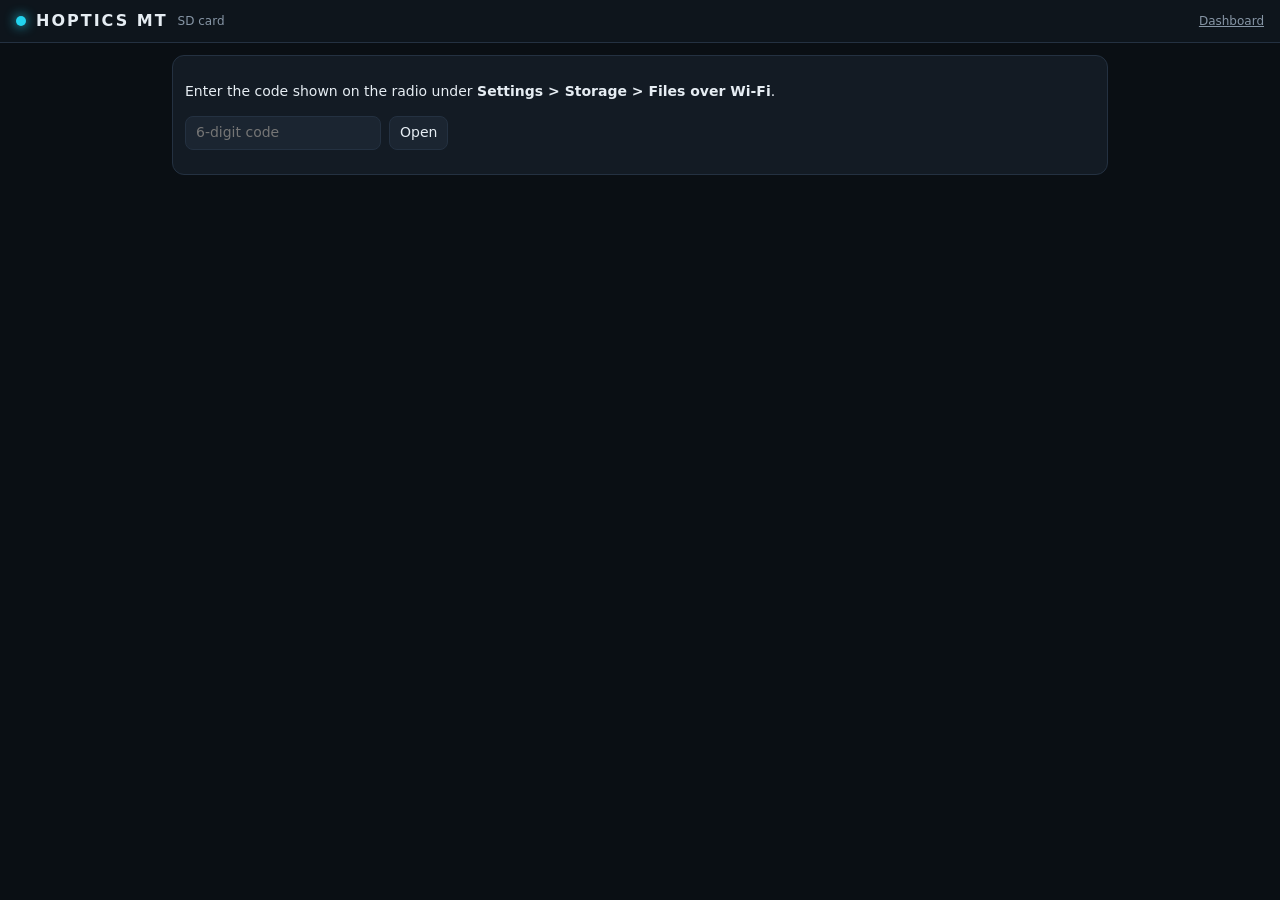
<file: web/files.html>
<!DOCTYPE html>
<html lang="en">
<head>
<meta charset="utf-8">
<meta name="viewport" content="width=device-width,initial-scale=1">
<title>Hoptics MT - SD card</title>
<style>
:root{--bg:#0a0f14;--bar:#0e151c;--card:#131b24;--card2:#1b2531;--line:#243141;--text:#e6edf3;--muted:#8695a5;--dim:#55636f;
--cyan:#22d3ee;--green:#34d399;--amber:#fbbf24;--red:#f87171}
*{box-sizing:border-box}
body{margin:0;background:var(--bg);color:var(--text);font:14px/1.4 system-ui,-apple-system,Segoe UI,Roboto,sans-serif}
header{position:sticky;top:0;z-index:2;display:flex;align-items:center;gap:10px;padding:10px 16px;background:var(--bar);border-bottom:1px solid var(--line)}
.logo{width:10px;height:10px;border-radius:50%;background:var(--cyan);box-shadow:0 0 12px var(--cyan)}
h1{font-size:16px;letter-spacing:2px;margin:0}
.sub{color:var(--muted);font-size:12px}
.grow{flex:1}
a{color:var(--cyan)}
button,input{background:var(--card2);color:var(--text);border:1px solid var(--line);border-radius:8px;padding:6px 10px;font:inherit}
button{cursor:pointer}button:disabled{opacity:.5;cursor:default}
button.warn{border-color:var(--amber);color:var(--amber)}
main{max-width:960px;margin:auto;padding:12px;display:grid;gap:12px}
.card{background:var(--card);border:1px solid var(--line);border-radius:12px;padding:12px}
.row{display:flex;gap:8px;flex-wrap:wrap;align-items:center}
.crumbs button{background:none;border:none;color:var(--cyan);padding:2px 4px}
.list{margin-top:8px}
.it{display:grid;grid-template-columns:22px minmax(0,1fr) 90px auto;gap:8px;align-items:center;padding:6px 4px;border-top:1px solid var(--line)}
.it .n{white-space:nowrap;overflow:hidden;text-overflow:ellipsis}
.it .n.dir{color:var(--cyan);cursor:pointer}
.it .s{color:var(--muted);font-size:12px;text-align:right}
.bar{height:6px;border-radius:3px;background:var(--card2);overflow:hidden;margin-top:6px}
.bar i{display:block;height:100%;background:var(--cyan);width:0}
.note{color:var(--muted);font-size:12px}
.err{color:var(--red)}
.hidden{display:none}
</style>
</head>
<body>
<header><span class="logo"></span><h1>HOPTICS MT</h1><span class="sub">SD card</span><span class="grow"></span><a class="sub" href="/hoptics">Dashboard</a></header>
<main>
<div class="card" id="login">
  <p>Enter the code shown on the radio under <b>Settings &gt; Storage &gt; Files over Wi-Fi</b>.</p>
  <div class="row"><input id="code" inputmode="numeric" maxlength="6" placeholder="6-digit code" autocomplete="off"><button id="go">Open</button></div>
  <p class="note" id="lmsg"></p>
</div>
<div class="card hidden" id="app">
  <div class="row"><div class="crumbs grow" id="crumbs"></div><span class="note" id="space"></span></div>
  <div class="row" style="margin-top:8px">
    <button id="up">Up</button>
    <button id="mk">New folder</button>
    <label><button id="upf">Upload files</button><input id="files" type="file" multiple class="hidden"></label>
    <label><button id="upd">Upload a folder</button><input id="dir" type="file" webkitdirectory class="hidden"></label>
  </div>
  <div class="hidden" id="prog"><p class="note" id="ptext"></p><div class="bar"><i id="pbar"></i></div></div>
  <p class="note" id="msg"></p>
  <div class="list" id="list"></div>
  <p class="note">Map packs: upload a folder of tiles into <b>/maps/&lt;name&gt;</b> laid out as zoom/x/y.png (the layout Meshtastic's own maps use; MeshCore's /tiles works too), then restart the radio. Saved map tiles are in /hoptics/tiles.</p>
</div>
</main>
<script>
"use strict";
const $ = (id) => document.getElementById(id);
const el = (tag, cls, text) => { const e = document.createElement(tag); if (cls) e.className = cls; if (text !== undefined) e.textContent = text; return e; };
let code = sessionStorage.getItem("hxcode") || "", cwd = "/";
const size = (n) => n >= 1e9 ? (n / 1e9).toFixed(1) + " GB" : n >= 1e6 ? (n / 1e6).toFixed(1) + " MB" : n >= 1e3 ? (n / 1e3).toFixed(0) + " KB" : n + " B";
const join = (a, b) => (a === "/" ? "" : a) + "/" + b;
async function call(path, opt = {}) {
  opt.headers = Object.assign({ "X-Hoptics-Code": code }, opt.headers || {});
  const r = await fetch(path, opt);
  if (r.status === 401 || r.status === 403) { sessionStorage.removeItem("hxcode"); showLogin((await r.json().catch(() => ({}))).error || "Sign in again"); throw new Error("signed out"); }
  if (!r.ok) throw new Error((await r.json().catch(() => ({}))).error || "HTTP " + r.status);
  return r;
}
function showLogin(m) { $("app").classList.add("hidden"); $("login").classList.remove("hidden"); $("lmsg").textContent = m || ""; }
async function open(p) {
  const r = await call("/hoptics/fs/ls?path=" + encodeURIComponent(p));
  const d = await r.json();
  cwd = d.path; $("login").classList.add("hidden"); $("app").classList.remove("hidden");
  $("space").textContent = size(d.total - d.used) + " free of " + size(d.total);
  const c = $("crumbs"); c.replaceChildren();
  const parts = cwd.split("/").filter(Boolean); let acc = "";
  const crumb = (label, p) => { const b = el("button", "", label); b.onclick = () => go(p); c.append(b, el("span", "note", "/")); };
  crumb("SD card", "/"); for (const x of parts) { acc += "/" + x; crumb(x, acc); }
  const items = d.items.sort((a, b) => b.d - a.d || a.n.localeCompare(b.n));
  const list = $("list"); list.replaceChildren();
  if (!items.length) list.append(el("p", "note", "Empty folder."));
  for (const it of items) {
    const row = el("div", "it");
    const n = el("span", "n" + (it.d ? " dir" : ""), it.n);
    const full = join(cwd, it.n);
    if (it.d) n.onclick = () => go(full);
    const acts = el("span", "row");
    if (!it.d) { const dl = el("button", "", "Download"); dl.onclick = () => download(full, it.n); acts.append(dl); }
    const rm = el("button", "warn", "Delete");
    rm.onclick = async () => {
      if (rm.dataset.armed !== "1") { rm.dataset.armed = "1"; rm.textContent = "Sure?"; setTimeout(() => { rm.dataset.armed = ""; rm.textContent = "Delete"; }, 3000); return; }
      try { await call("/hoptics/fs/rm?path=" + encodeURIComponent(full), { method: "POST" }); go(cwd); } catch (e) { say(e.message, true); }
    };
    acts.append(rm);
    row.append(el("span", "", it.d ? "\u{1F4C1}" : "\u{1F4C4}"), n, el("span", "s", it.d ? "" : size(it.s)), acts);
    list.append(row);
  }
  if (d.more) list.append(el("p", "note", "Only the first 1000 entries are shown."));
}
function say(m, bad) { // shown where the user is looking: on the code box until the card has opened
  const t = $("app").classList.contains("hidden") ? $("lmsg") : $("msg");
  t.textContent = m; t.className = "note" + (bad ? " err" : "");
}
async function go(p) { try { say(""); await open(p); } catch (e) { if (e.message !== "signed out") say(e.message, true); } }
async function download(p, name) {
  try { const r = await call("/hoptics/fs/get?path=" + encodeURIComponent(p)); const a = el("a"); a.href = URL.createObjectURL(await r.blob()); a.download = name; a.click(); setTimeout(() => URL.revokeObjectURL(a.href), 2000); }
  catch (e) { say(e.message, true); }
}
async function upload(list) {
  const files = [...list].filter((f) => !/(^|\/)\./.test(f.webkitRelativePath || f.name)); // skip hidden files (.DS_Store and the like)
  if (!files.length) return;
  const total = files.reduce((s, f) => s + f.size, 0); let done = 0, n = 0;
  $("prog").classList.remove("hidden");
  try {
    for (const f of files) {
      const rel = (f.webkitRelativePath || f.name).split("/").filter((x) => x && x !== "." && x !== "..").join("/");
      $("ptext").textContent = "Uploading " + (++n) + " of " + files.length + ": " + rel;
      for (let tries = 0; ; tries++) {
        try { await call("/hoptics/fs/put?path=" + encodeURIComponent(join(cwd, rel)), { method: "POST", body: f, headers: { "Content-Type": "application/octet-stream" } }); break; }
        catch (e) { if (e.message === "signed out" || tries >= 2) throw e; await new Promise((r) => setTimeout(r, 800)); }
      }
      done += f.size; $("pbar").style.width = (total ? done / total * 100 : 100) + "%";
    }
    say("Uploaded " + files.length + " file" + (files.length > 1 ? "s" : "") + " (" + size(total) + ").");
  } catch (e) { if (e.message !== "signed out") say("Stopped: " + e.message, true); }
  $("prog").classList.add("hidden"); $("pbar").style.width = "0"; go(cwd);
}
$("go").onclick = () => { code = $("code").value.trim(); sessionStorage.setItem("hxcode", code); say("Opening..."); go(cwd); };
$("code").onkeydown = (e) => { if (e.key === "Enter") $("go").click(); };
$("up").onclick = () => go(cwd.replace(/\/[^/]*$/, "") || "/");
$("mk").onclick = async () => {
  const name = (prompt("Folder name") || "").trim();
  if (!name || /[\/\\]|^\.\.?$/.test(name)) return;
  try { await call("/hoptics/fs/mkdir?path=" + encodeURIComponent(join(cwd, name)), { method: "POST" }); go(cwd); } catch (e) { say(e.message, true); }
};
$("upf").onclick = (e) => { e.preventDefault(); $("files").click(); };
$("upd").onclick = (e) => { e.preventDefault(); $("dir").click(); };
$("files").onchange = (e) => { upload(e.target.files); e.target.value = ""; };
$("dir").onchange = (e) => { upload(e.target.files); e.target.value = ""; };
if (code) go("/"); else showLogin();
</script>
</body>
</html>
</file>
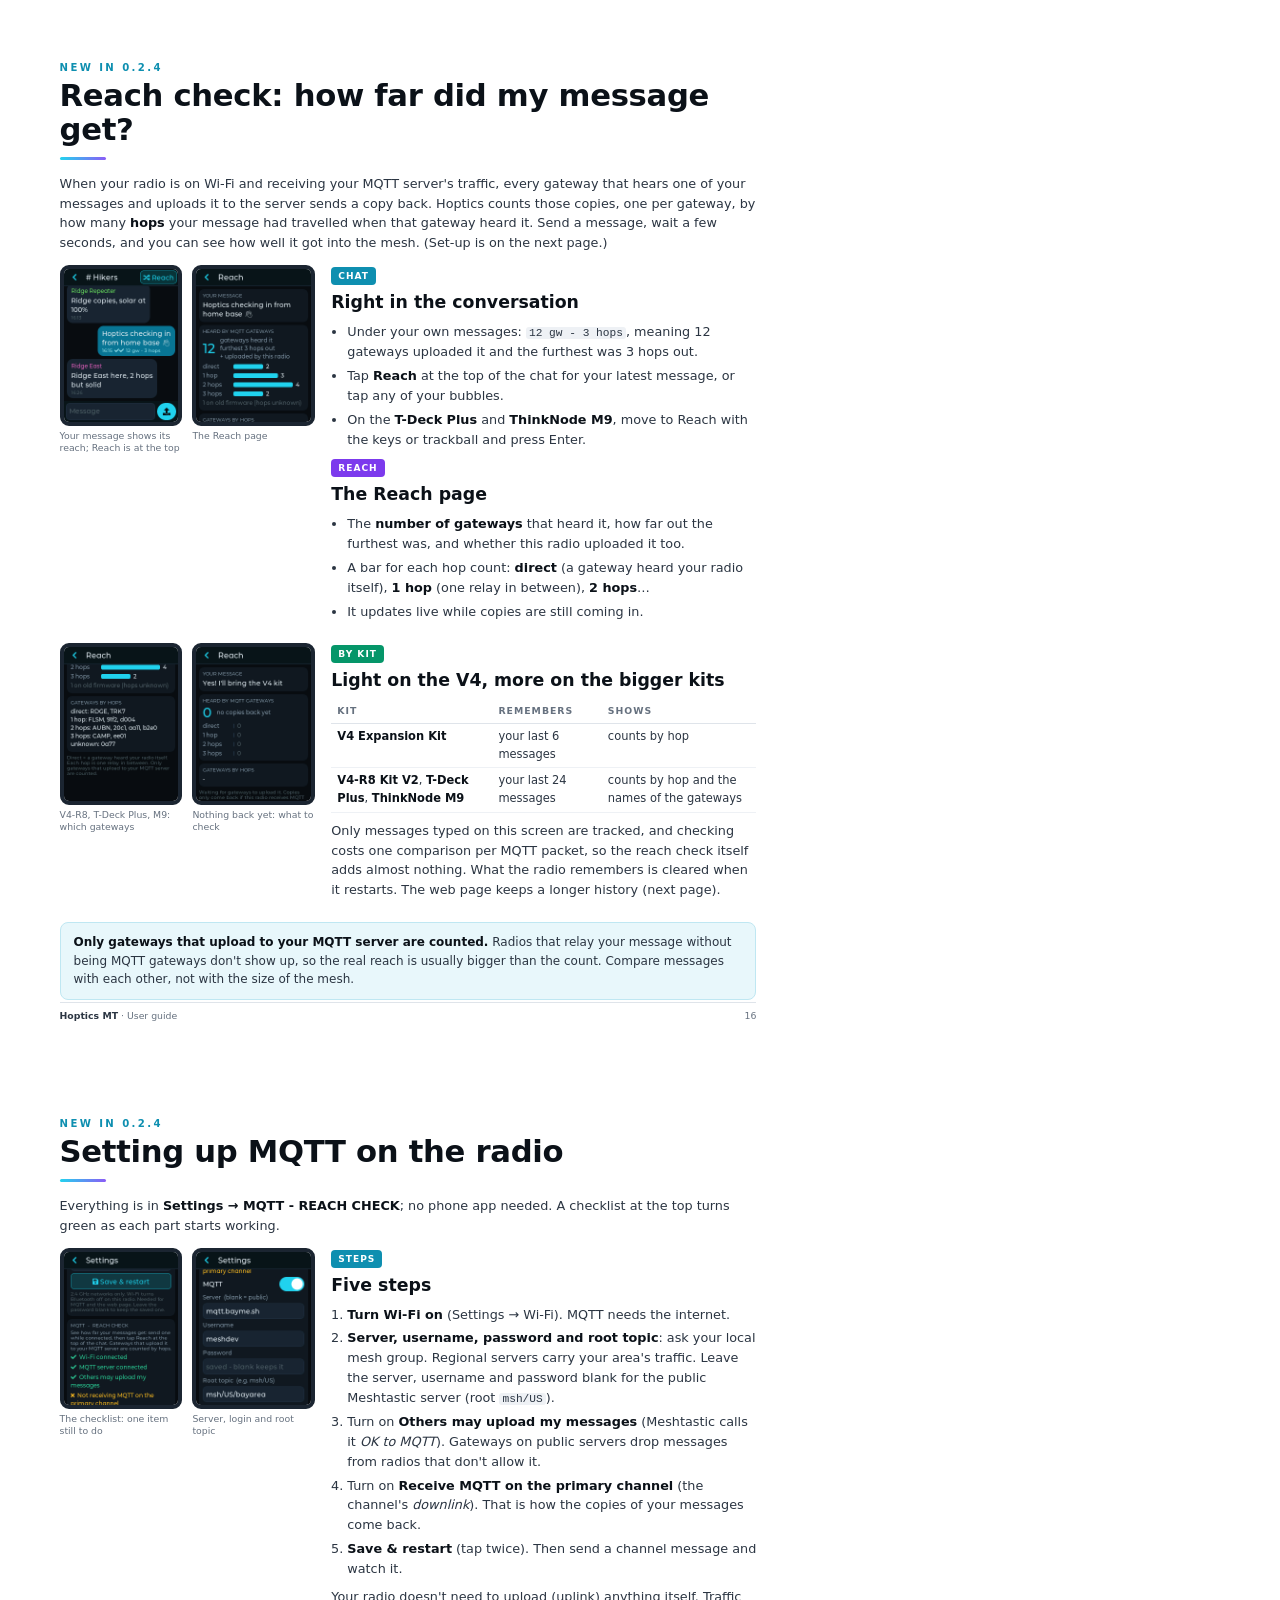
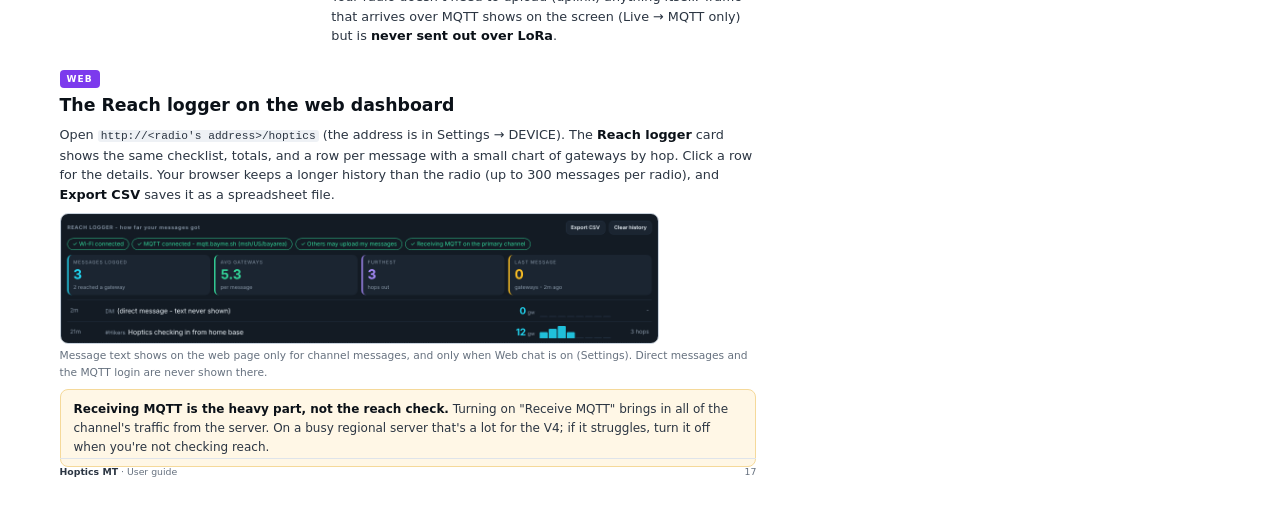
<file: docs/release/guide-new-in-0.2.4.html>
<!DOCTYPE html>
<html lang="en">
<head>
<meta charset="utf-8">
<title>Hoptics MT – New in 0.2.4</title>
<style>
@page { size: Letter; margin: 0; }
* { box-sizing: border-box; }
body { margin: 0; font-family: Inter, system-ui, sans-serif; color: #2b3542; font-size: 9.6pt; line-height: 1.55; }
.page { width: 8.5in; height: 11in; padding: 0.62in 0.62in 0.5in; position: relative; page-break-after: always; overflow: hidden; }
.eyebrow { font-size: 7.6pt; font-weight: 700; letter-spacing: 2.4px; color: #0e8fb0; margin: 0 0 4px; }
h1 { font-size: 23pt; line-height: 1.1; margin: 0; color: #0b1118; font-weight: 700; letter-spacing: -0.3px; }
.rule { width: 46px; height: 3px; border-radius: 2px; margin: 10px 0 14px; background: linear-gradient(90deg, #22d3ee, #8b5cf6); }
p { margin: 0 0 8px; }
b { color: #0b1118; }
.row { display: flex; gap: 16px; align-items: flex-start; margin: 12px 0 14px; }
.shots { display: flex; gap: 10px; flex: none; }
figure { margin: 0; width: 1.28in; }
figure img { width: 100%; display: block; border-radius: 9px; border: 4px solid #1b2531; background: #0a0f14; }
figcaption { font-size: 7pt; color: #66717f; margin-top: 4px; line-height: 1.3; }
.txt { flex: 1; min-width: 0; }
.tag { display: inline-block; font-size: 6.8pt; font-weight: 700; letter-spacing: 1px; color: #fff; padding: 2px 7px; border-radius: 4px; margin-bottom: 4px; }
h2 { font-size: 13pt; margin: 0 0 6px; color: #0b1118; }
ul, ol { margin: 0 0 8px; padding-left: 16px; }
li { margin: 0 0 4px; }
.call { background: #e8f7fb; border: 1px solid #bfe7f2; border-radius: 8px; padding: 10px 13px; font-size: 9pt; margin-top: 6px; }
.call.amber { background: #fff7e6; border-color: #f5d99a; }
.web { width: 86%; border-radius: 8px; border: 1px solid #c9d2dc; display: block; margin: 4px 0 4px; }
.foot { position: absolute; left: 0.62in; right: 0.62in; bottom: 0.34in; border-top: 1px solid #dfe4ea; padding-top: 6px;
        display: flex; justify-content: space-between; font-size: 7pt; color: #66717f; }
.foot b { color: #2b3542; }
code { font-family: "JetBrains Mono", ui-monospace, monospace; font-size: 8.4pt; background: #eef1f5; padding: 0 3px; border-radius: 3px; }
table { border-collapse: collapse; width: 100%; font-size: 8.6pt; margin: 4px 0 8px; }
th { text-align: left; font-size: 7pt; letter-spacing: 1px; color: #66717f; border-bottom: 1px solid #dfe4ea; padding: 4px 6px; }
td { border-bottom: 1px solid #eef1f5; padding: 4px 6px; vertical-align: top; }
</style>
</head>
<body>

<section class="page">
  <p class="eyebrow">NEW IN 0.2.4</p>
  <h1>Reach check: how far did my message get?</h1>
  <div class="rule"></div>
  <p>When your radio is on Wi-Fi and receiving your MQTT server's traffic, every gateway that hears one of your
  messages and uploads it to the server sends a copy back. Hoptics counts those copies, one per gateway, by how many
  <b>hops</b> your message had travelled when that gateway heard it. Send a message, wait a few seconds, and you can
  see how well it got into the mesh. (Set-up is on the next page.)</p>

  <div class="row">
    <div class="shots">
      <figure><img src="guide-img/chat.png" alt=""><figcaption>Your message shows its reach; Reach is at the top</figcaption></figure>
      <figure><img src="guide-img/reach.png" alt=""><figcaption>The Reach page</figcaption></figure>
    </div>
    <div class="txt">
      <span class="tag" style="background:#0e8fb0">CHAT</span>
      <h2>Right in the conversation</h2>
      <ul>
        <li>Under your own messages: <code>12 gw - 3 hops</code>, meaning 12 gateways uploaded it and the furthest was
          3 hops out.</li>
        <li>Tap <b>Reach</b> at the top of the chat for your latest message, or tap any of your bubbles.</li>
        <li>On the <b>T-Deck Plus</b> and <b>ThinkNode M9</b>, move to Reach with the keys or trackball and press
          Enter.</li>
      </ul>
      <span class="tag" style="background:#7c3aed">REACH</span>
      <h2>The Reach page</h2>
      <ul>
        <li>The <b>number of gateways</b> that heard it, how far out the furthest was, and whether this radio
          uploaded it too.</li>
        <li>A bar for each hop count: <b>direct</b> (a gateway heard your radio itself), <b>1 hop</b> (one relay in
          between), <b>2 hops</b>…</li>
        <li>It updates live while copies are still coming in.</li>
      </ul>
    </div>
  </div>

  <div class="row">
    <div class="shots">
      <figure><img src="guide-img/gw.png" alt=""><figcaption>V4-R8, T-Deck Plus, M9: which gateways</figcaption></figure>
      <figure><img src="guide-img/none.png" alt=""><figcaption>Nothing back yet: what to check</figcaption></figure>
    </div>
    <div class="txt">
      <span class="tag" style="background:#059669">BY KIT</span>
      <h2>Light on the V4, more on the bigger kits</h2>
      <table>
        <tr><th>KIT</th><th>REMEMBERS</th><th>SHOWS</th></tr>
        <tr><td><b>V4 Expansion Kit</b></td><td>your last 6 messages</td><td>counts by hop</td></tr>
        <tr><td><b>V4-R8 Kit V2</b>, <b>T-Deck Plus</b>, <b>ThinkNode M9</b></td><td>your last 24 messages</td><td>counts by hop and the names of the gateways</td></tr>
      </table>
      <p>Only messages typed on this screen are tracked, and checking costs one comparison per MQTT packet, so the
      reach check itself adds almost nothing. What the radio remembers is cleared when it restarts. The web
      page keeps a longer history (next page).</p>
    </div>
  </div>

  <div class="call"><b>Only gateways that upload to your MQTT server are counted.</b> Radios that relay your message
  without being MQTT gateways don't show up, so the real reach is usually bigger than the count. Compare messages with
  each other, not with the size of the mesh.</div>

  <div class="foot"><span><b>Hoptics MT</b> · User guide</span><span>16</span></div>
</section>

<section class="page">
  <p class="eyebrow">NEW IN 0.2.4</p>
  <h1>Setting up MQTT on the radio</h1>
  <div class="rule"></div>
  <p>Everything is in <b>Settings → MQTT - REACH CHECK</b>; no phone app needed. A checklist at the top turns green as
  each part starts working.</p>

  <div class="row">
    <div class="shots">
      <figure><img src="guide-img/set1.png" alt=""><figcaption>The checklist: one item still to do</figcaption></figure>
      <figure><img src="guide-img/set2.png" alt=""><figcaption>Server, login and root topic</figcaption></figure>
    </div>
    <div class="txt">
      <span class="tag" style="background:#0e8fb0">STEPS</span>
      <h2>Five steps</h2>
      <ol>
        <li><b>Turn Wi-Fi on</b> (Settings → Wi-Fi). MQTT needs the internet.</li>
        <li><b>Server, username, password and root topic</b>: ask your local mesh group. Regional servers carry your
          area's traffic. Leave the server, username and password blank for the public Meshtastic server (root
          <code>msh/US</code>).</li>
        <li>Turn on <b>Others may upload my messages</b> (Meshtastic calls it <i>OK to MQTT</i>). Gateways on public
          servers drop messages from radios that don't allow it.</li>
        <li>Turn on <b>Receive MQTT on the primary channel</b> (the channel's <i>downlink</i>). That is how the copies
          of your messages come back.</li>
        <li><b>Save &amp; restart</b> (tap twice). Then send a channel message and watch it.</li>
      </ol>
      <p>Your radio doesn't need to upload (uplink) anything itself. Traffic that arrives over MQTT shows on the
      screen (Live → MQTT only) but is <b>never sent out over LoRa</b>.</p>
    </div>
  </div>

  <span class="tag" style="background:#7c3aed">WEB</span>
  <h2>The Reach logger on the web dashboard</h2>
  <p>Open <code>http://&lt;radio's address&gt;/hoptics</code> (the address is in Settings → DEVICE). The <b>Reach
  logger</b> card shows the same checklist, totals, and a row per message with a small chart of gateways by hop.
  Click a row for the details. Your browser keeps a longer history than the radio (up to 300 messages per radio),
  and <b>Export CSV</b> saves it as a spreadsheet file.</p>
  <img class="web" src="guide-img/web.png" alt="">
  <p style="font-size:8pt;color:#66717f">Message text shows on the web page only for channel messages, and only when
  Web chat is on (Settings). Direct messages and the MQTT login are never shown there.</p>

  <div class="call amber"><b>Receiving MQTT is the heavy part, not the reach check.</b> Turning on "Receive MQTT"
  brings in all of the channel's traffic from the server. On a busy regional server that's a lot for the V4; if it
  struggles, turn it off when you're not checking reach.</div>

  <div class="foot"><span><b>Hoptics MT</b> · User guide</span><span>17</span></div>
</section>
</body>
</html>
</file>
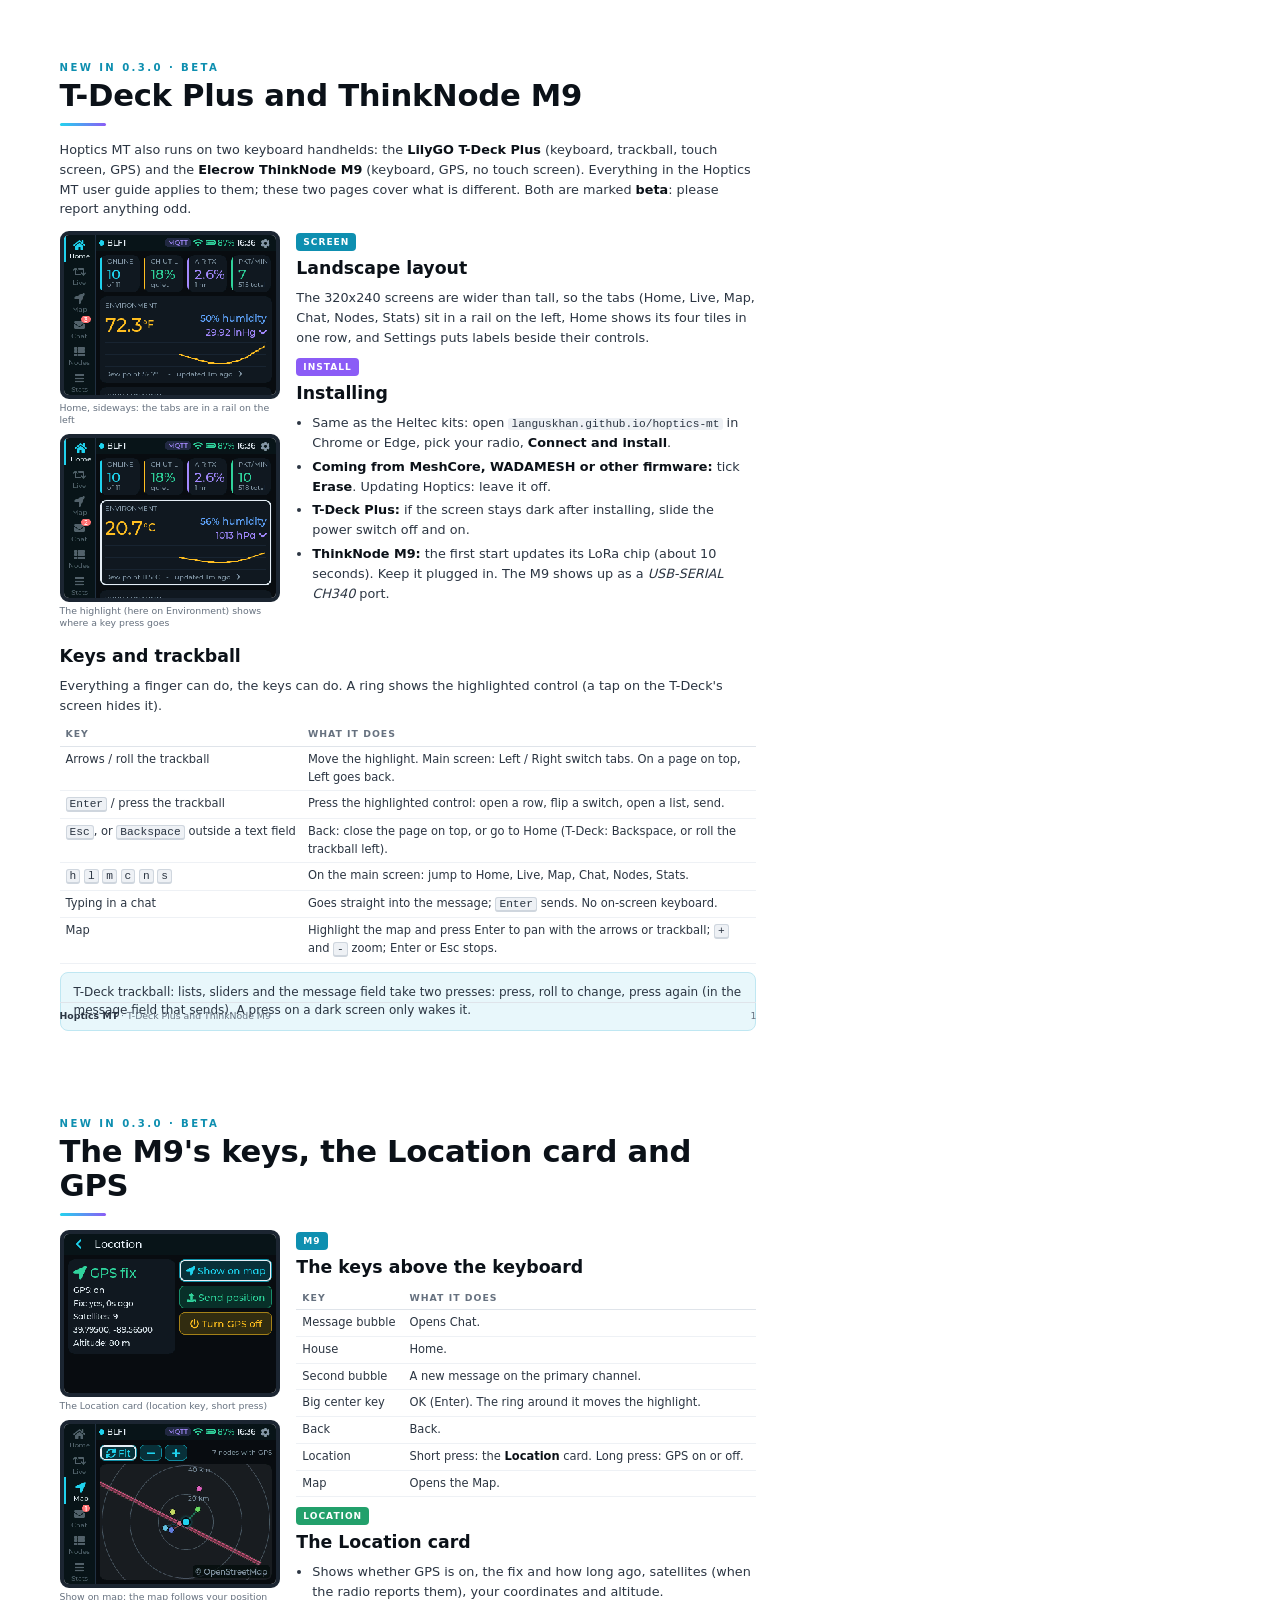
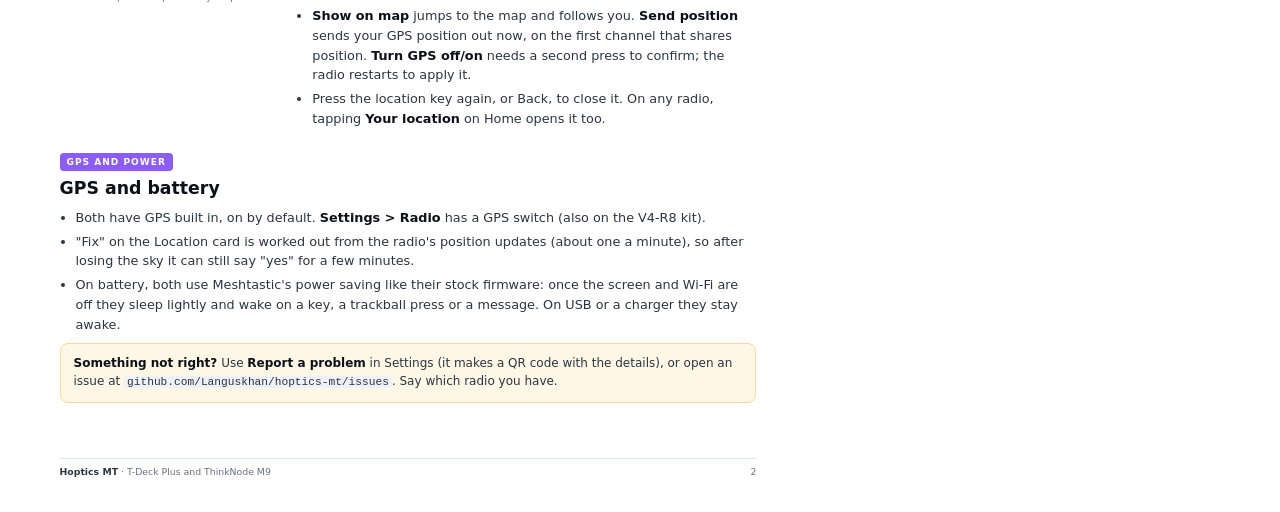
<file: docs/release/guide-tdeck-m9-0.3.0.html>
<!DOCTYPE html>
<html lang="en">
<head>
<meta charset="utf-8">
<title>Hoptics MT – T-Deck Plus and ThinkNode M9 (0.3.0)</title>
<style>
@page { size: Letter; margin: 0; }
* { box-sizing: border-box; }
body { margin: 0; font-family: Inter, system-ui, sans-serif; color: #2b3542; font-size: 9.6pt; line-height: 1.55; }
.page { width: 8.5in; height: 11in; padding: 0.62in 0.62in 0.5in; position: relative; page-break-after: always; overflow: hidden; }
.eyebrow { font-size: 7.6pt; font-weight: 700; letter-spacing: 2.4px; color: #0e8fb0; margin: 0 0 4px; }
h1 { font-size: 23pt; line-height: 1.1; margin: 0; color: #0b1118; font-weight: 700; letter-spacing: -0.3px; }
.rule { width: 46px; height: 3px; border-radius: 2px; margin: 10px 0 14px; background: linear-gradient(90deg, #22d3ee, #8b5cf6); }
p { margin: 0 0 8px; }
b { color: #0b1118; }
.row { display: flex; gap: 16px; align-items: flex-start; margin: 12px 0 14px; }
.shots { display: flex; flex-direction: column; gap: 8px; flex: none; }
figure { margin: 0; width: 2.3in; }
figure img { width: 100%; display: block; border-radius: 9px; border: 4px solid #1b2531; background: #0a0f14; image-rendering: pixelated; }
figcaption { font-size: 7pt; color: #66717f; margin-top: 3px; line-height: 1.3; }
.txt { flex: 1; min-width: 0; }
.tag { display: inline-block; font-size: 6.8pt; font-weight: 700; letter-spacing: 1px; color: #fff; padding: 2px 7px; border-radius: 4px; margin-bottom: 4px; }
h2 { font-size: 13pt; margin: 0 0 6px; color: #0b1118; }
ul, ol { margin: 0 0 8px; padding-left: 16px; }
li { margin: 0 0 4px; }
.call { background: #e8f7fb; border: 1px solid #bfe7f2; border-radius: 8px; padding: 10px 13px; font-size: 9pt; margin-top: 6px; }
.call.amber { background: #fff7e6; border-color: #f5d99a; }
.foot { position: absolute; left: 0.62in; right: 0.62in; bottom: 0.34in; border-top: 1px solid #dfe4ea; padding-top: 6px;
        display: flex; justify-content: space-between; font-size: 7pt; color: #66717f; }
.foot b { color: #2b3542; }
code, kbd { font-family: "JetBrains Mono", ui-monospace, monospace; font-size: 8.4pt; background: #eef1f5; padding: 0 3px; border-radius: 3px; }
kbd { border: 1px solid #cfd6de; border-bottom-width: 2px; }
table { border-collapse: collapse; width: 100%; font-size: 8.6pt; margin: 4px 0 8px; }
th { text-align: left; font-size: 7pt; letter-spacing: 1px; color: #66717f; border-bottom: 1px solid #dfe4ea; padding: 4px 6px; }
td { border-bottom: 1px solid #eef1f5; padding: 4px 6px; vertical-align: top; }
td:first-child { white-space: nowrap; }
</style>
</head>
<body>

<section class="page">
  <p class="eyebrow">NEW IN 0.3.0 · BETA</p>
  <h1>T-Deck Plus and ThinkNode M9</h1>
  <div class="rule"></div>
  <p>Hoptics MT also runs on two keyboard handhelds: the <b>LilyGO T-Deck Plus</b> (keyboard, trackball, touch screen,
  GPS) and the <b>Elecrow ThinkNode M9</b> (keyboard, GPS, no touch screen). Everything in the Hoptics MT user guide
  applies to them; these two pages cover what is different. Both are marked <b>beta</b>: please report anything odd.</p>

  <div class="row">
    <div class="shots">
      <figure><img src="guide-img-030/home.png" alt=""><figcaption>Home, sideways: the tabs are in a rail on the left</figcaption></figure>
      <figure><img src="guide-img-030/focus.png" alt=""><figcaption>The highlight (here on Environment) shows where a key press goes</figcaption></figure>
    </div>
    <div class="txt">
      <span class="tag" style="background:#0e8fb0">SCREEN</span>
      <h2>Landscape layout</h2>
      <p>The 320x240 screens are wider than tall, so the tabs (Home, Live, Map, Chat, Nodes, Stats) sit in a rail
      on the left, Home shows its four tiles in one row, and Settings puts labels beside their controls.</p>

      <span class="tag" style="background:#8b5cf6">INSTALL</span>
      <h2>Installing</h2>
      <ul>
        <li>Same as the Heltec kits: open <code>languskhan.github.io/hoptics-mt</code> in Chrome or Edge, pick your
          radio, <b>Connect and install</b>.</li>
        <li><b>Coming from MeshCore, WADAMESH or other firmware:</b> tick <b>Erase</b>. Updating Hoptics: leave it off.</li>
        <li><b>T-Deck Plus:</b> if the screen stays dark after installing, slide the power switch off and on.</li>
        <li><b>ThinkNode M9:</b> the first start updates its LoRa chip (about 10 seconds). Keep it plugged in.
          The M9 shows up as a <i>USB-SERIAL CH340</i> port.</li>
      </ul>
    </div>
  </div>

  <h2>Keys and trackball</h2>
  <p>Everything a finger can do, the keys can do. A ring shows the highlighted control (a tap on the T-Deck's screen hides it).</p>
  <table>
    <tr><th>KEY</th><th>WHAT IT DOES</th></tr>
    <tr><td>Arrows / roll the trackball</td><td>Move the highlight. Main screen: Left / Right switch tabs. On a page on top, Left goes back.</td></tr>
    <tr><td><kbd>Enter</kbd> / press the trackball</td><td>Press the highlighted control: open a row, flip a switch, open a list, send.</td></tr>
    <tr><td><kbd>Esc</kbd>, or <kbd>Backspace</kbd> outside a text field</td><td>Back: close the page on top, or go to Home (T-Deck: Backspace, or roll the trackball left).</td></tr>
    <tr><td><kbd>h</kbd> <kbd>l</kbd> <kbd>m</kbd> <kbd>c</kbd> <kbd>n</kbd> <kbd>s</kbd></td><td>On the main screen: jump to Home, Live, Map, Chat, Nodes, Stats.</td></tr>
    <tr><td>Typing in a chat</td><td>Goes straight into the message; <kbd>Enter</kbd> sends. No on-screen keyboard.</td></tr>
    <tr><td>Map</td><td>Highlight the map and press Enter to pan with the arrows or trackball; <kbd>+</kbd> and <kbd>-</kbd> zoom; Enter or Esc stops.</td></tr>
  </table>
  <div class="call">T-Deck trackball: lists, sliders and the message field take two presses: press, roll to change, press
  again (in the message field that sends). A press on a dark screen only wakes it.</div>

  <div class="foot"><span><b>Hoptics MT</b> · T-Deck Plus and ThinkNode M9</span><span>1</span></div>
</section>

<section class="page">
  <p class="eyebrow">NEW IN 0.3.0 · BETA</p>
  <h1>The M9's keys, the Location card and GPS</h1>
  <div class="rule"></div>

  <div class="row">
    <div class="shots">
      <figure><img src="guide-img-030/location.png" alt=""><figcaption>The Location card (location key, short press)</figcaption></figure>
      <figure><img src="guide-img-030/locmap.png" alt=""><figcaption>Show on map: the map follows your position</figcaption></figure>
    </div>
    <div class="txt">
      <span class="tag" style="background:#0e8fb0">M9</span>
      <h2>The keys above the keyboard</h2>
      <table>
        <tr><th>KEY</th><th>WHAT IT DOES</th></tr>
        <tr><td>Message bubble</td><td>Opens Chat.</td></tr>
        <tr><td>House</td><td>Home.</td></tr>
        <tr><td>Second bubble</td><td>A new message on the primary channel.</td></tr>
        <tr><td>Big center key</td><td>OK (Enter). The ring around it moves the highlight.</td></tr>
        <tr><td>Back</td><td>Back.</td></tr>
        <tr><td>Location</td><td>Short press: the <b>Location</b> card. Long press: GPS on or off.</td></tr>
        <tr><td>Map</td><td>Opens the Map.</td></tr>
      </table>

      <span class="tag" style="background:#22a06b">LOCATION</span>
      <h2>The Location card</h2>
      <ul>
        <li>Shows whether GPS is on, the fix and how long ago, satellites (when the radio reports them), your
          coordinates and altitude.</li>
        <li><b>Show on map</b> jumps to the map and follows you. <b>Send position</b> sends your GPS position out now,
          on the first channel that shares position. <b>Turn GPS off/on</b> needs a second press to confirm; the radio
          restarts to apply it.</li>
        <li>Press the location key again, or Back, to close it. On any radio, tapping <b>Your location</b> on Home opens it too.</li>
      </ul>
    </div>
  </div>

  <span class="tag" style="background:#8b5cf6">GPS AND POWER</span>
  <h2>GPS and battery</h2>
  <ul>
    <li>Both have GPS built in, on by default. <b>Settings &gt; Radio</b> has a GPS switch (also on the V4-R8 kit).</li>
    <li>"Fix" on the Location card is worked out from the radio's position updates (about one a minute), so after
      losing the sky it can still say "yes" for a few minutes.</li>
    <li>On battery, both use Meshtastic's power saving like their stock firmware: once the screen and Wi-Fi are off
      they sleep lightly and wake on a key, a trackball press or a message. On USB or a charger they stay awake.</li>
  </ul>

  <div class="call amber"><b>Something not right?</b> Use <b>Report a problem</b> in Settings (it makes a QR code with
  the details), or open an issue at <code>github.com/Languskhan/hoptics-mt/issues</code>. Say which radio you have.</div>

  <div class="foot"><span><b>Hoptics MT</b> · T-Deck Plus and ThinkNode M9</span><span>2</span></div>
</section>
</body>
</html>
</file>
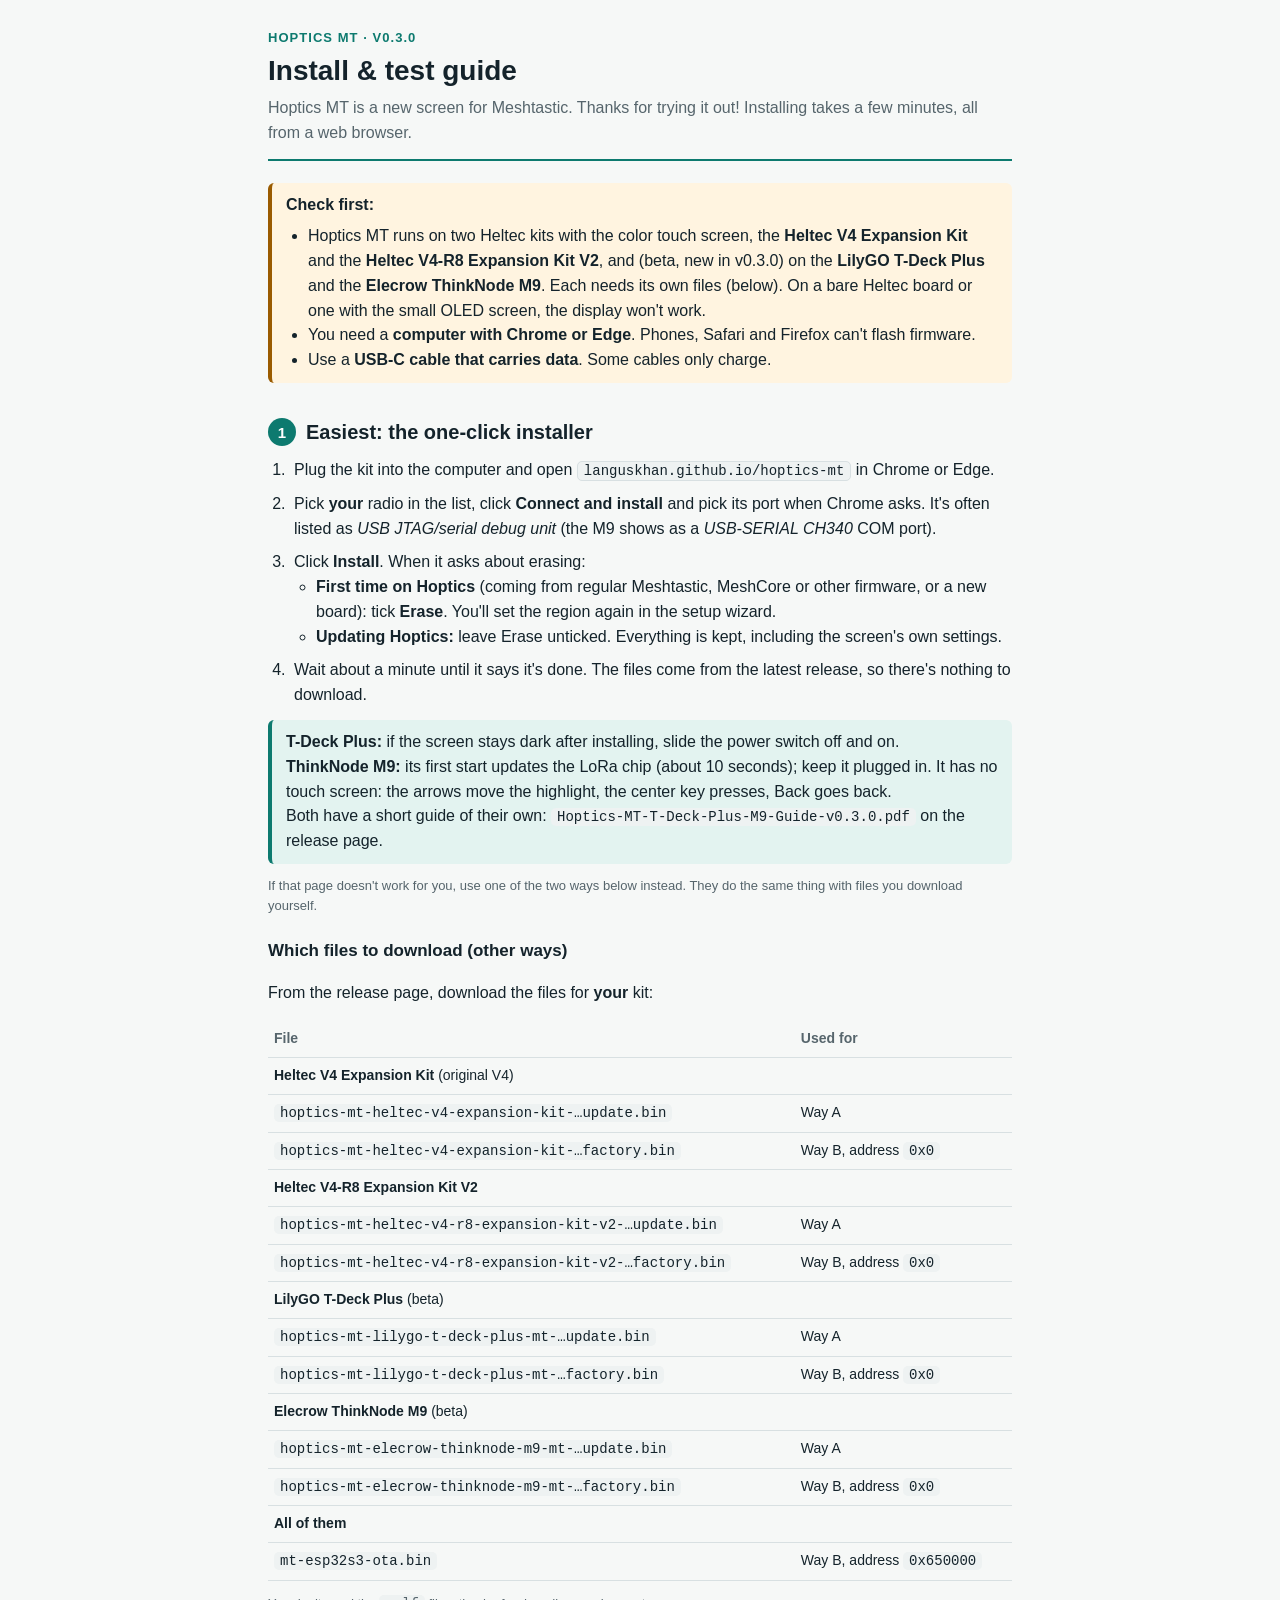
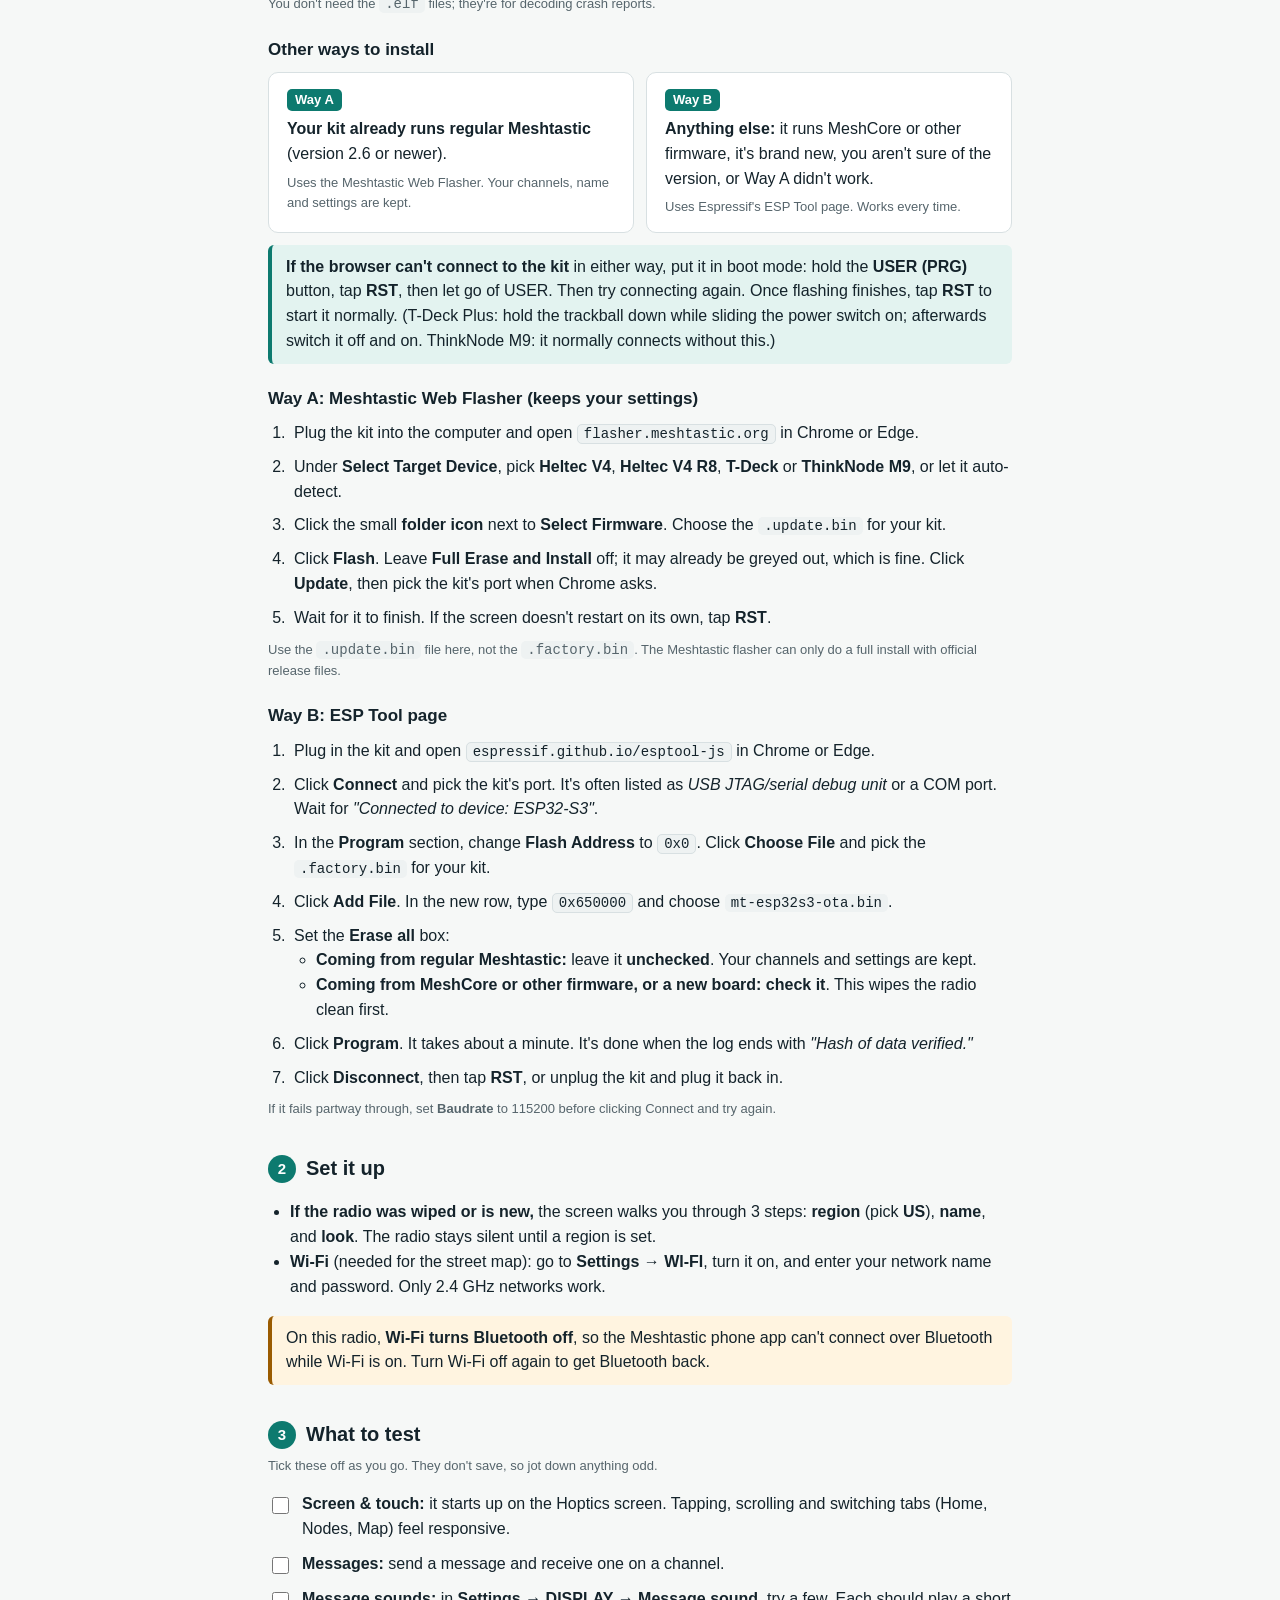
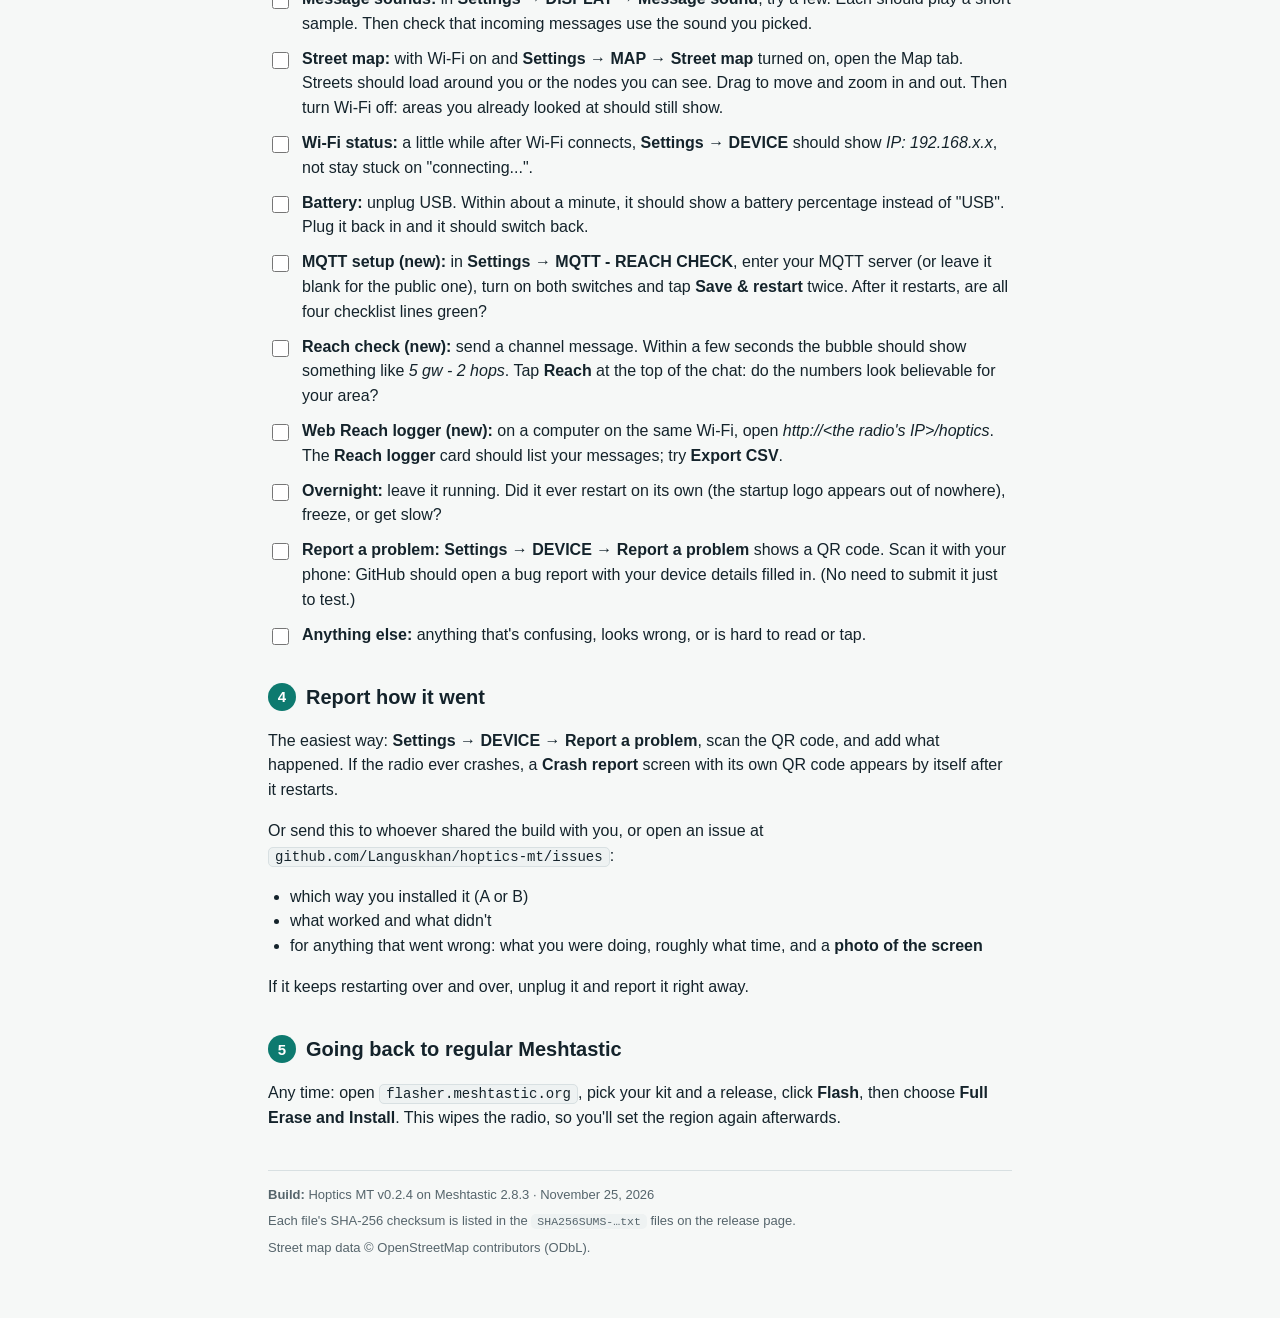
<file: docs/release/START-HERE-Hoptics-MT-install-guide.html>
<!DOCTYPE html>
<html lang="en">
<head>
<meta charset="utf-8">
<meta name="viewport" content="width=device-width, initial-scale=1">
<title>Hoptics MT 0.2.4 – install &amp; test guide</title>
<style>
  :root{
    --ink:#14232b; --muted:#56656c; --line:#d8e0e2; --bg:#f6f8f7; --card:#ffffff;
    --accent:#0d7a6f; --accent-soft:#e3f3f0; --warn:#9a5b00; --warn-soft:#fff4e0; --code:#eef2f2;
  }
  @media (prefers-color-scheme: dark){
    :root{ --ink:#e6eeee; --muted:#9fb0b3; --line:#2b3a3f; --bg:#0f181b; --card:#152226;
      --accent:#3fc1b0; --accent-soft:#16332f; --warn:#f0b35a; --warn-soft:#33270f; --code:#1d2d31; }
  }
  *{box-sizing:border-box}
  body{margin:0;background:var(--bg);color:var(--ink);
    font:16px/1.55 -apple-system,BlinkMacSystemFont,"Segoe UI",Roboto,Helvetica,Arial,sans-serif;}
  main{max-width:780px;margin:0 auto;padding:28px 18px 60px}
  header{border-bottom:2px solid var(--accent);padding-bottom:14px;margin-bottom:22px}
  .kicker{font-size:13px;letter-spacing:.08em;text-transform:uppercase;color:var(--accent);font-weight:700}
  h1{font-size:28px;line-height:1.2;margin:6px 0 8px}
  header p{margin:0;color:var(--muted)}
  h2{font-size:20px;margin:34px 0 10px;display:flex;align-items:center;gap:10px}
  h2 .n{display:inline-grid;place-items:center;width:28px;height:28px;border-radius:50%;
    background:var(--accent);color:#fff;font-size:15px;flex:none}
  h3{font-size:17px;margin:22px 0 8px}
  .card{background:var(--card);border:1px solid var(--line);border-radius:10px;padding:14px 18px;margin:12px 0}
  .note{background:var(--warn-soft);border-left:4px solid var(--warn);border-radius:6px;padding:10px 14px;margin:12px 0}
  .tip{background:var(--accent-soft);border-left:4px solid var(--accent);border-radius:6px;padding:10px 14px;margin:12px 0}
  .pick{display:grid;grid-template-columns:1fr 1fr;gap:12px}
  @media (max-width:620px){ .pick{grid-template-columns:1fr} }
  .pick .card{margin:0}
  .pick b.tag{display:inline-block;background:var(--accent);color:#fff;border-radius:5px;padding:1px 8px;font-size:13px;margin-bottom:6px}
  ol.steps{padding-left:22px;margin:6px 0}
  ol.steps > li{margin:9px 0;padding-left:4px}
  ul{padding-left:22px}
  code,.chip{font-family:ui-monospace,SFMono-Regular,Consolas,"Liberation Mono",monospace;font-size:14px;
    background:var(--code);border-radius:5px;padding:1px 6px;white-space:nowrap}
  .chip{cursor:pointer;border:1px solid var(--line)}
  .chip:hover{border-color:var(--accent)}
  .chip.copied::after{content:" copied";color:var(--accent);font-family:inherit;font-size:12px}
  .ui{font-weight:600}
  code.fn{word-break:normal;white-space:nowrap}
  a{color:var(--accent)}
  table{border-collapse:collapse;width:100%;font-size:14px}
  td,th{border-bottom:1px solid var(--line);padding:7px 6px;text-align:left;vertical-align:top}
  th{color:var(--muted);font-weight:600}
  .check li{list-style:none;margin:10px 0 10px -22px}
  .check label{display:flex;gap:10px;align-items:flex-start;cursor:pointer}
  .check input{margin-top:5px;width:17px;height:17px;flex:none;accent-color:var(--accent)}
  .small{font-size:13px;color:var(--muted)}
  footer{margin-top:40px;border-top:1px solid var(--line);padding-top:14px}
  footer code{font-size:11.5px;white-space:normal;word-break:break-all}
  @media print{ .chip{border:none} body{background:#fff} .card{break-inside:avoid} }
</style>
</head>
<body>
<main>

<header>
  <div class="kicker">Hoptics MT · v0.3.0</div>
  <h1>Install &amp; test guide</h1>
  <p>Hoptics MT is a new screen for Meshtastic. Thanks for trying it out! Installing takes a few minutes, all from a web browser.</p>
</header>

<div class="note"><b>Check first:</b>
  <ul style="margin:6px 0 0">
    <li>Hoptics MT runs on two Heltec kits with the color touch screen, the <b>Heltec V4 Expansion Kit</b> and the <b>Heltec V4-R8 Expansion Kit V2</b>, and (beta, new in v0.3.0) on the <b>LilyGO T-Deck Plus</b> and the <b>Elecrow ThinkNode M9</b>. Each needs its own files (below). On a bare Heltec board or one with the small OLED screen, the display won't work.</li>
    <li>You need a <b>computer with Chrome or Edge</b>. Phones, Safari and Firefox can't flash firmware.</li>
    <li>Use a <b>USB-C cable that carries data</b>. Some cables only charge.</li>
  </ul>
</div>

<h2><span class="n">1</span>Easiest: the one-click installer</h2>
<ol class="steps">
  <li>Plug the kit into the computer and open <span class="chip" data-copy="https://languskhan.github.io/hoptics-mt/">languskhan.github.io/hoptics-mt</span> in Chrome or Edge.</li>
  <li>Pick <b>your</b> radio in the list, click <span class="ui">Connect and install</span> and pick its port when Chrome asks. It's often listed as <i>USB JTAG/serial debug unit</i> (the M9 shows as a <i>USB-SERIAL CH340</i> COM port).</li>
  <li>Click <span class="ui">Install</span>. When it asks about erasing:
    <ul>
      <li><b>First time on Hoptics</b> (coming from regular Meshtastic, MeshCore or other firmware, or a new board): tick <b>Erase</b>. You'll set the region again in the setup wizard.</li>
      <li><b>Updating Hoptics:</b> leave Erase unticked. Everything is kept, including the screen's own settings.</li>
    </ul>
  </li>
  <li>Wait about a minute until it says it's done. The files come from the latest release, so there's nothing to download.</li>
</ol>
<div class="tip"><b>T-Deck Plus:</b> if the screen stays dark after installing, slide the power switch off and on.<br><b>ThinkNode M9:</b> its first start updates the LoRa chip (about 10 seconds); keep it plugged in. It has no touch screen: the arrows move the highlight, the center key presses, Back goes back.<br>Both have a short guide of their own: <code class="fn">Hoptics-MT-T-Deck-Plus-M9-Guide-v0.3.0.pdf</code> on the release page.</div>
<div class="small">If that page doesn't work for you, use one of the two ways below instead. They do the same thing with files you download yourself.</div>

<h3>Which files to download (other ways)</h3>
<p>From the release page, download the files for <b>your</b> kit:</p>
<table>
  <tr><th>File</th><th>Used for</th></tr>
  <tr><td colspan="2"><b>Heltec V4 Expansion Kit</b> (original V4)</td></tr>
  <tr><td><code class="fn">hoptics-mt-heltec-v4-expansion-kit-…update.bin</code></td><td>Way A</td></tr>
  <tr><td><code class="fn">hoptics-mt-heltec-v4-expansion-kit-…factory.bin</code></td><td>Way B, address <code>0x0</code></td></tr>
  <tr><td colspan="2"><b>Heltec V4-R8 Expansion Kit V2</b></td></tr>
  <tr><td><code class="fn">hoptics-mt-heltec-v4-r8-expansion-kit-v2-…update.bin</code></td><td>Way A</td></tr>
  <tr><td><code class="fn">hoptics-mt-heltec-v4-r8-expansion-kit-v2-…factory.bin</code></td><td>Way B, address <code>0x0</code></td></tr>
  <tr><td colspan="2"><b>LilyGO T-Deck Plus</b> (beta)</td></tr>
  <tr><td><code class="fn">hoptics-mt-lilygo-t-deck-plus-mt-…update.bin</code></td><td>Way A</td></tr>
  <tr><td><code class="fn">hoptics-mt-lilygo-t-deck-plus-mt-…factory.bin</code></td><td>Way B, address <code>0x0</code></td></tr>
  <tr><td colspan="2"><b>Elecrow ThinkNode M9</b> (beta)</td></tr>
  <tr><td><code class="fn">hoptics-mt-elecrow-thinknode-m9-mt-…update.bin</code></td><td>Way A</td></tr>
  <tr><td><code class="fn">hoptics-mt-elecrow-thinknode-m9-mt-…factory.bin</code></td><td>Way B, address <code>0x0</code></td></tr>
  <tr><td colspan="2"><b>All of them</b></td></tr>
  <tr><td><code class="fn">mt-esp32s3-ota.bin</code></td><td>Way B, address <code>0x650000</code></td></tr>
</table>
<p class="small">You don't need the <code>.elf</code> files; they're for decoding crash reports.</p>

<h3>Other ways to install</h3>
<div class="pick">
  <div class="card">
    <b class="tag">Way A</b>
    <div><b>Your kit already runs regular Meshtastic</b> (version 2.6 or newer).</div>
    <div class="small" style="margin-top:6px">Uses the Meshtastic Web Flasher. Your channels, name and settings are kept.</div>
  </div>
  <div class="card">
    <b class="tag">Way B</b>
    <div><b>Anything else:</b> it runs MeshCore or other firmware, it's brand new, you aren't sure of the version, or Way A didn't work.</div>
    <div class="small" style="margin-top:6px">Uses Espressif's ESP Tool page. Works every time.</div>
  </div>
</div>

<div class="tip"><b>If the browser can&#39;t connect to the kit</b> in either way, put it in boot mode: hold the <b>USER (PRG)</b> button, tap <b>RST</b>, then let go of USER. Then try connecting again. Once flashing finishes, tap <b>RST</b> to start it normally. (T-Deck Plus: hold the trackball down while sliding the power switch on; afterwards switch it off and on. ThinkNode M9: it normally connects without this.)</div>

<h3>Way A: Meshtastic Web Flasher (keeps your settings)</h3>
<ol class="steps">
  <li>Plug the kit into the computer and open <span class="chip" data-copy="https://flasher.meshtastic.org">flasher.meshtastic.org</span> in Chrome or Edge.</li>
  <li>Under <span class="ui">Select Target Device</span>, pick <b>Heltec V4</b>, <b>Heltec V4 R8</b>, <b>T-Deck</b> or <b>ThinkNode M9</b>, or let it auto-detect.</li>
  <li>Click the small <b>folder icon</b> next to <span class="ui">Select Firmware</span>. Choose the <code>.update.bin</code> for your kit.</li>
  <li>Click <span class="ui">Flash</span>. Leave <span class="ui">Full Erase and Install</span> off; it may already be greyed out, which is fine. Click <span class="ui">Update</span>, then pick the kit's port when Chrome asks.</li>
  <li>Wait for it to finish. If the screen doesn't restart on its own, tap <b>RST</b>.</li>
</ol>
<div class="small">Use the <code>.update.bin</code> file here, not the <code>.factory.bin</code>. The Meshtastic flasher can only do a full install with official release files.</div>

<h3>Way B: ESP Tool page</h3>
<ol class="steps">
  <li>Plug in the kit and open <span class="chip" data-copy="https://espressif.github.io/esptool-js/">espressif.github.io/esptool-js</span> in Chrome or Edge.</li>
  <li>Click <span class="ui">Connect</span> and pick the kit's port. It's often listed as <i>USB JTAG/serial debug unit</i> or a COM port. Wait for <i>"Connected to device: ESP32-S3"</i>.</li>
  <li>In the <span class="ui">Program</span> section, change <span class="ui">Flash Address</span> to <span class="chip" data-copy="0x0">0x0</span>. Click <span class="ui">Choose File</span> and pick the <code>.factory.bin</code> for your kit.</li>
  <li>Click <span class="ui">Add File</span>. In the new row, type <span class="chip" data-copy="0x650000">0x650000</span> and choose <code>mt-esp32s3-ota.bin</code>.</li>
  <li>Set the <span class="ui">Erase all</span> box:
    <ul>
      <li><b>Coming from regular Meshtastic:</b> leave it <b>unchecked</b>. Your channels and settings are kept.</li>
      <li><b>Coming from MeshCore or other firmware, or a new board:</b> <b>check it</b>. This wipes the radio clean first.</li>
    </ul>
  </li>
  <li>Click <span class="ui">Program</span>. It takes about a minute. It's done when the log ends with <i>"Hash of data verified."</i></li>
  <li>Click <span class="ui">Disconnect</span>, then tap <b>RST</b>, or unplug the kit and plug it back in.</li>
</ol>
<div class="small">If it fails partway through, set <span class="ui">Baudrate</span> to 115200 before clicking Connect and try again.</div>

<h2><span class="n">2</span>Set it up</h2>
<ul>
  <li><b>If the radio was wiped or is new,</b> the screen walks you through 3 steps: <b>region</b> (pick <b>US</b>), <b>name</b>, and <b>look</b>. The radio stays silent until a region is set.</li>
  <li><b>Wi-Fi</b> (needed for the street map): go to <span class="ui">Settings → WI-FI</span>, turn it on, and enter your network name and password. Only 2.4 GHz networks work.</li>
</ul>
<div class="note">On this radio, <b>Wi-Fi turns Bluetooth off</b>, so the Meshtastic phone app can't connect over Bluetooth while Wi-Fi is on. Turn Wi-Fi off again to get Bluetooth back.</div>

<h2><span class="n">3</span>What to test</h2>
<p class="small" style="margin-top:-4px">Tick these off as you go. They don't save, so jot down anything odd.</p>
<ul class="check">
  <li><label><input type="checkbox"><span><b>Screen &amp; touch:</b> it starts up on the Hoptics screen. Tapping, scrolling and switching tabs (Home, Nodes, Map) feel responsive.</span></label></li>
  <li><label><input type="checkbox"><span><b>Messages:</b> send a message and receive one on a channel.</span></label></li>
  <li><label><input type="checkbox"><span><b>Message sounds:</b> in <span class="ui">Settings → DISPLAY → Message sound</span>, try a few. Each should play a short sample. Then check that incoming messages use the sound you picked.</span></label></li>
  <li><label><input type="checkbox"><span><b>Street map:</b> with Wi-Fi on and <span class="ui">Settings → MAP → Street map</span> turned on, open the Map tab. Streets should load around you or the nodes you can see. Drag to move and zoom in and out. Then turn Wi-Fi off: areas you already looked at should still show.</span></label></li>
  <li><label><input type="checkbox"><span><b>Wi-Fi status:</b> a little while after Wi-Fi connects, <span class="ui">Settings → DEVICE</span> should show <i>IP: 192.168.x.x</i>, not stay stuck on "connecting...".</span></label></li>
  <li><label><input type="checkbox"><span><b>Battery:</b> unplug USB. Within about a minute, it should show a battery percentage instead of "USB". Plug it back in and it should switch back.</span></label></li>
  <li><label><input type="checkbox"><span><b>MQTT setup (new):</b> in <span class="ui">Settings → MQTT - REACH CHECK</span>, enter your MQTT server (or leave it blank for the public one), turn on both switches and tap <span class="ui">Save &amp; restart</span> twice. After it restarts, are all four checklist lines green?</span></label></li>
  <li><label><input type="checkbox"><span><b>Reach check (new):</b> send a channel message. Within a few seconds the bubble should show something like <i>5 gw - 2 hops</i>. Tap <span class="ui">Reach</span> at the top of the chat: do the numbers look believable for your area?</span></label></li>
  <li><label><input type="checkbox"><span><b>Web Reach logger (new):</b> on a computer on the same Wi-Fi, open <i>http://&lt;the radio's IP&gt;/hoptics</i>. The <b>Reach logger</b> card should list your messages; try <span class="ui">Export CSV</span>.</span></label></li>
  <li><label><input type="checkbox"><span><b>Overnight:</b> leave it running. Did it ever restart on its own (the startup logo appears out of nowhere), freeze, or get slow?</span></label></li>
  <li><label><input type="checkbox"><span><b>Report a problem:</b> <span class="ui">Settings → DEVICE → Report a problem</span> shows a QR code. Scan it with your phone: GitHub should open a bug report with your device details filled in. (No need to submit it just to test.)</span></label></li>
  <li><label><input type="checkbox"><span><b>Anything else:</b> anything that's confusing, looks wrong, or is hard to read or tap.</span></label></li>
</ul>

<h2><span class="n">4</span>Report how it went</h2>
<p>The easiest way: <span class="ui">Settings → DEVICE → Report a problem</span>, scan the QR code, and add what happened. If the radio ever crashes, a <b>Crash report</b> screen with its own QR code appears by itself after it restarts.</p>
<p>Or send this to whoever shared the build with you, or open an issue at <span class="chip" data-copy="https://github.com/Languskhan/hoptics-mt/issues">github.com/Languskhan/hoptics-mt/issues</span>:</p>
<ul>
  <li>which way you installed it (A or B)</li>
  <li>what worked and what didn't</li>
  <li>for anything that went wrong: what you were doing, roughly what time, and a <b>photo of the screen</b></li>
</ul>
<p>If it keeps restarting over and over, unplug it and report it right away.</p>

<h2><span class="n">5</span>Going back to regular Meshtastic</h2>
<p>Any time: open <span class="chip" data-copy="https://flasher.meshtastic.org">flasher.meshtastic.org</span>, pick your kit and a release, click <span class="ui">Flash</span>, then choose <span class="ui">Full Erase and Install</span>. This wipes the radio, so you'll set the region again afterwards.</p>

<footer class="small">
  <div><b>Build:</b> Hoptics MT v0.2.4 on Meshtastic 2.8.3 · November 25, 2026</div>
  <div style="margin-top:6px">Each file's SHA-256 checksum is listed in the <code>SHA256SUMS-…txt</code> files on the release page.</div>
  <div style="margin-top:6px">Street map data © OpenStreetMap contributors (ODbL).</div>
</footer>

</main>
<script>
document.querySelectorAll('.chip').forEach(function(el){
  el.title='Click to copy';
  el.addEventListener('click',function(){
    var t=el.getAttribute('data-copy')||el.textContent;
    function done(){el.classList.add('copied');setTimeout(function(){el.classList.remove('copied')},1500);}
    try{
      if(navigator.clipboard&&window.isSecureContext){navigator.clipboard.writeText(t).then(done,fallback);}
      else fallback();
    }catch(e){fallback();}
    function fallback(){
      try{var ta=document.createElement('textarea');ta.value=t;ta.style.position='fixed';ta.style.opacity='0';
        document.body.appendChild(ta);ta.select();document.execCommand('copy');document.body.removeChild(ta);done();}catch(e){}
    }
  });
});
</script>
</body>
</html>
</file>
